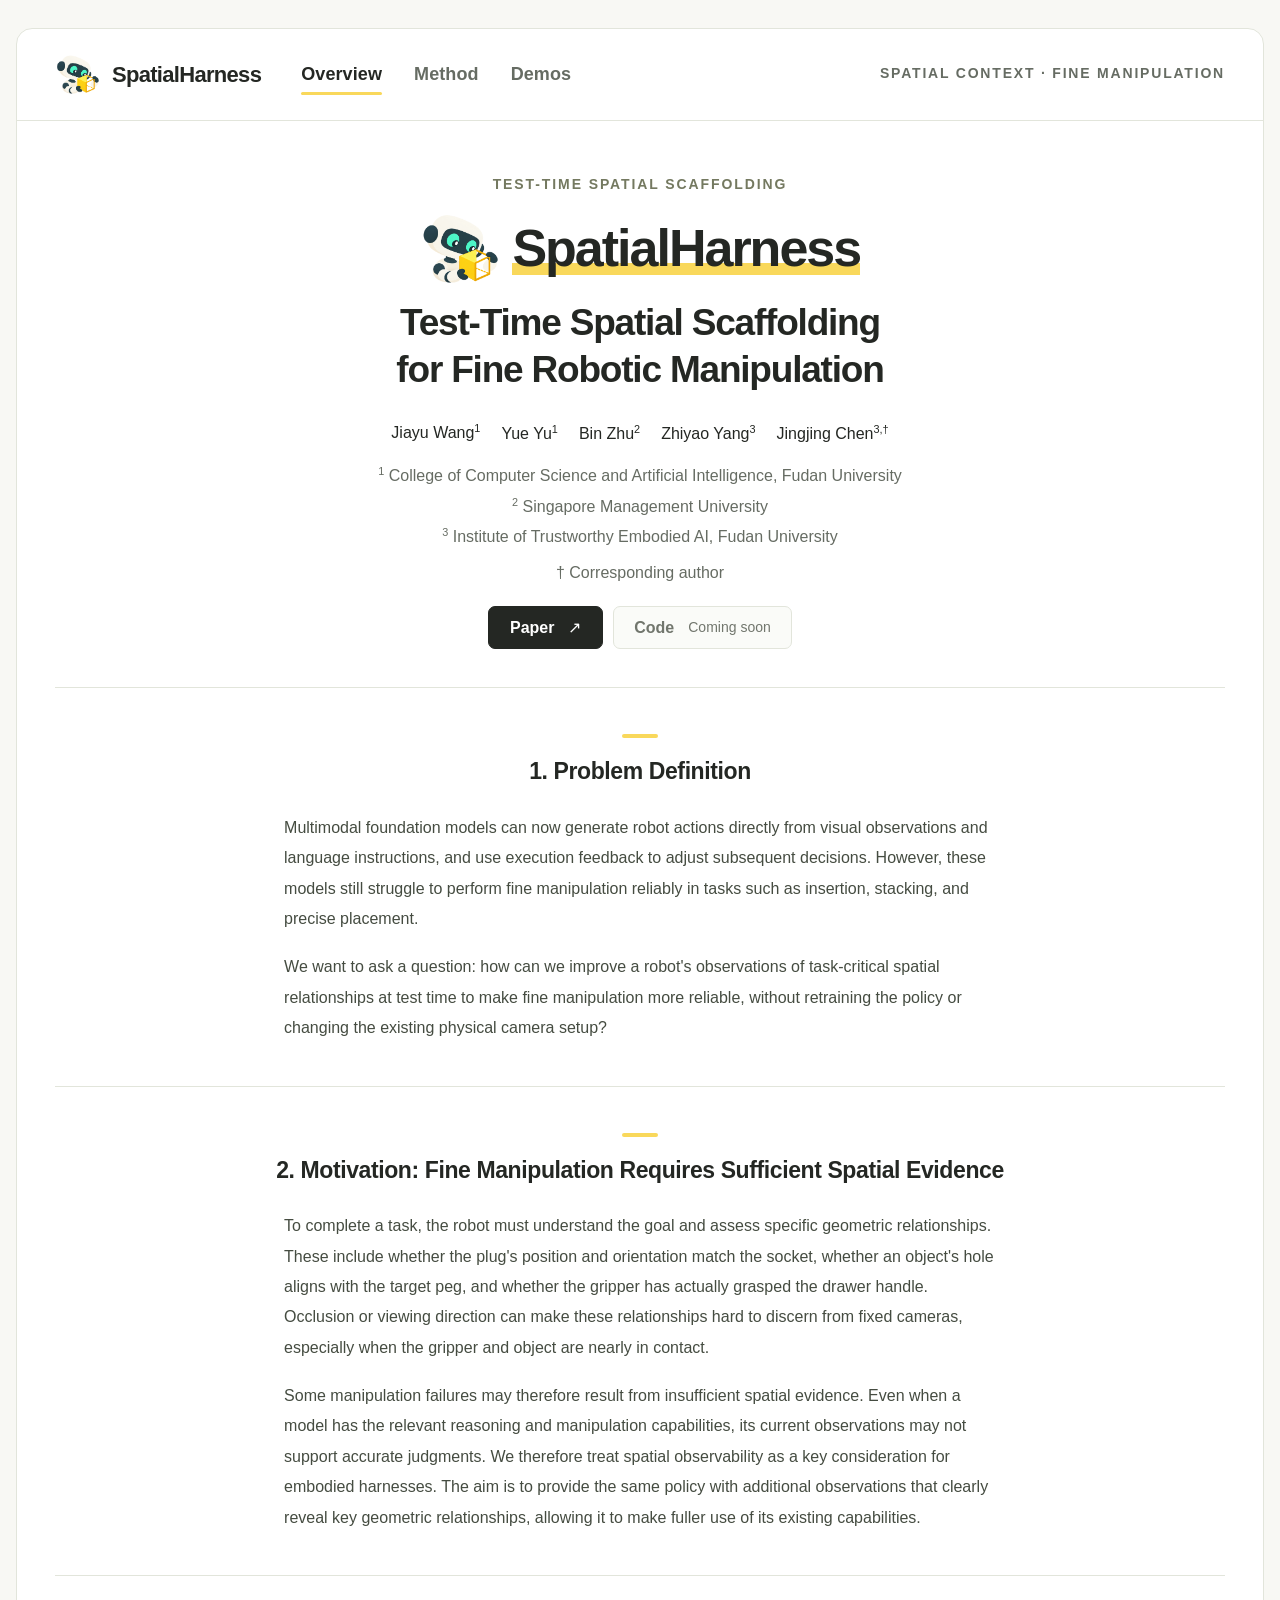
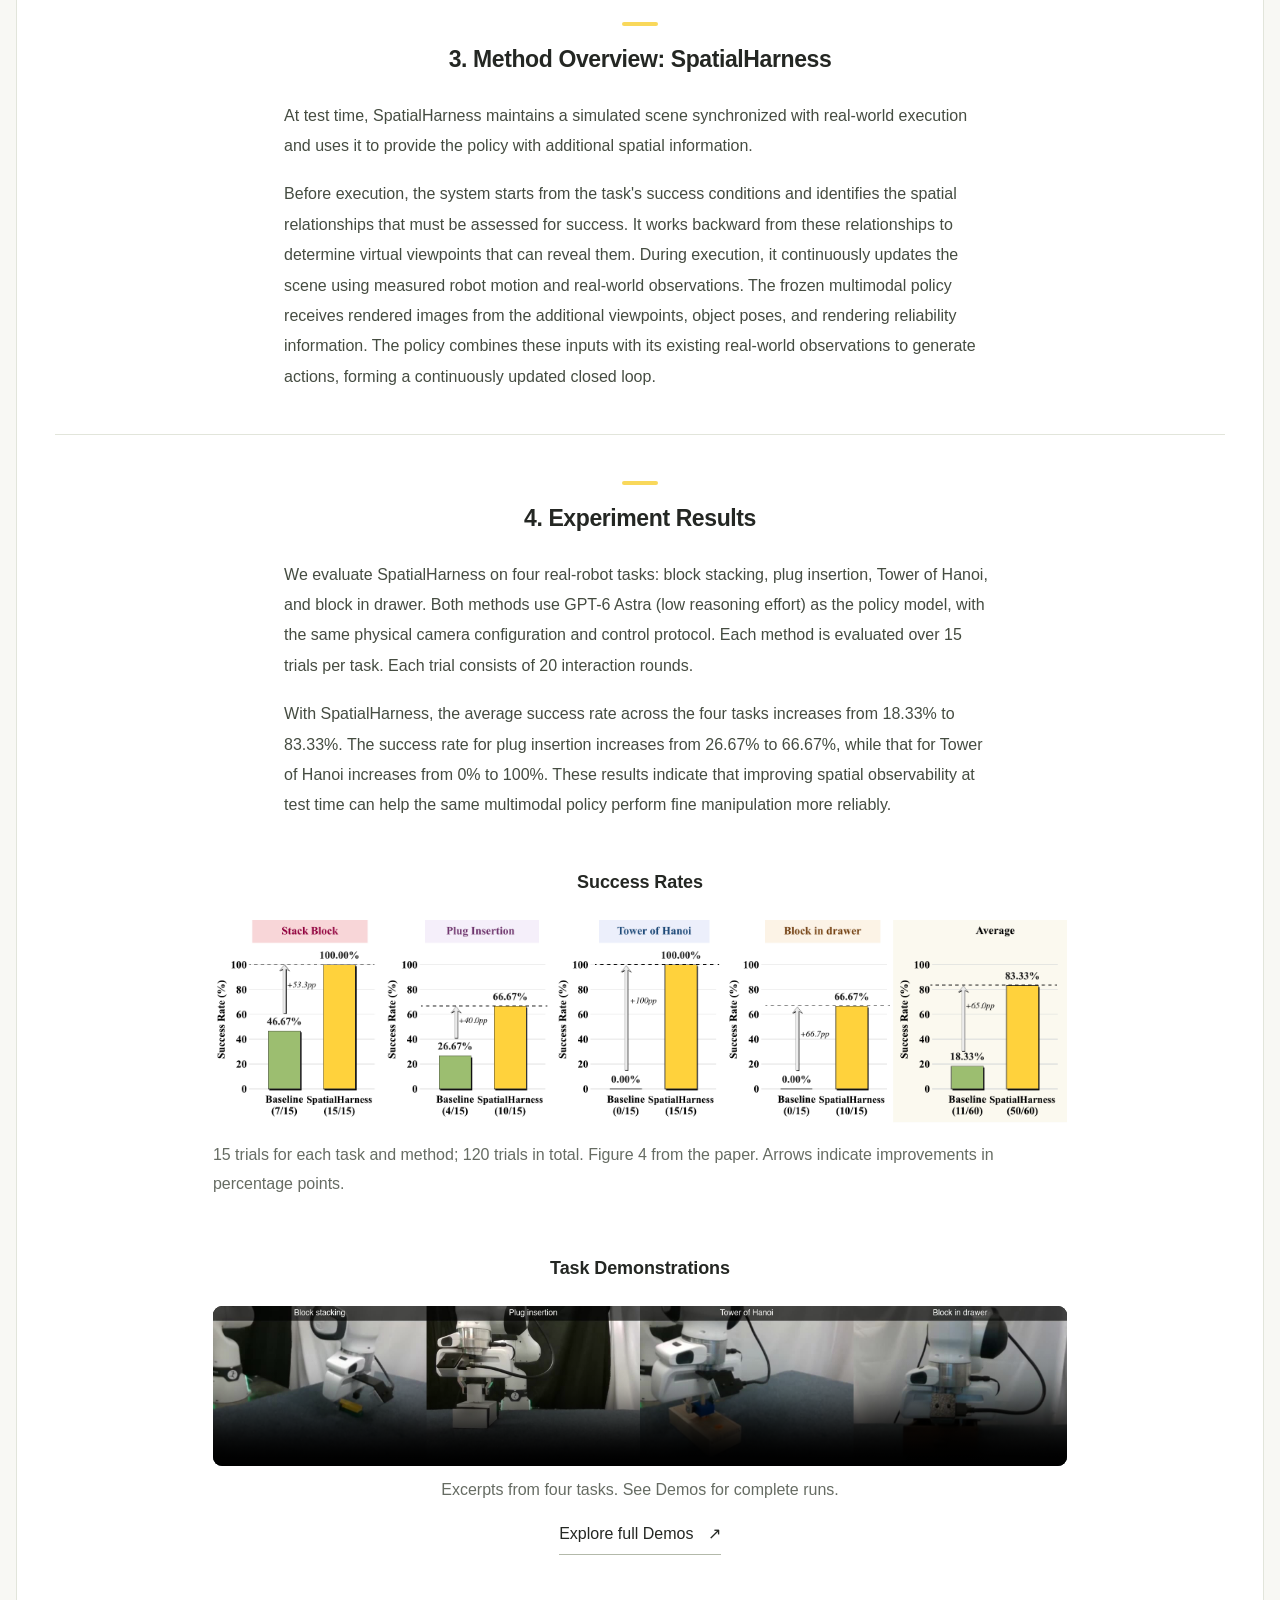
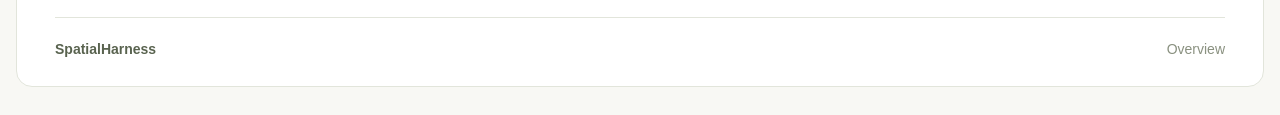
<file: index.html>
<!doctype html>
<html lang="en">
<head>
  <meta charset="utf-8">
  <meta name="viewport" content="width=device-width,initial-scale=1">
  <meta name="description" content="SpatialHarness equips a frozen multimodal robot policy with complementary virtual views and an online synchronized scene for fine manipulation.">
  <meta name="theme-color" content="#f9d85b">
  <title>SpatialHarness · Test-Time Spatial Scaffolding</title>
  <link rel="icon" href="assets/spatialharness-logo.png" type="image/png">
  <link rel="stylesheet" href="styles.css">
  <script defer src="data.js"></script>
  <script defer src="app.js"></script>
</head>
<body>
  <a class="skip-link" href="#main-content">Skip to content</a>
  <div class="site-shell">
    <header class="site-header">
      <div class="brand"><img class="brand-mark" src="assets/spatialharness-logo.png" width="1254" height="1254" alt="" aria-hidden="true" decoding="async"><span>SpatialHarness</span></div>
      <nav class="main-nav" role="tablist" aria-label="Main sections">
        <button id="nav-overview" type="button" role="tab" aria-selected="true" aria-controls="overview" data-main="overview">Overview</button>
        <button id="nav-method" type="button" role="tab" aria-selected="false" aria-controls="method" tabindex="-1" data-main="method">Method</button>
        <button id="nav-demos" type="button" role="tab" aria-selected="false" aria-controls="demos" tabindex="-1" data-main="demos">Demos</button>
      </nav>
      <div class="header-tools"><div class="header-note">SPATIAL CONTEXT · FINE MANIPULATION</div></div>
    </header>
    <main id="main-content" tabindex="-1">
      <section id="overview" role="tabpanel" aria-labelledby="nav-overview">
        <div class="hero">
          <p class="eyebrow">TEST-TIME SPATIAL SCAFFOLDING</p>
          <h1><span class="title-brand"><img class="brand-mark" src="assets/spatialharness-logo.png" width="1254" height="1254" alt="" aria-hidden="true" decoding="async"><span class="title-brand-name">SpatialHarness</span></span><br>Test-Time Spatial Scaffolding<br class="wide-only"> for Fine Robotic Manipulation</h1>
          <p class="authors">Jiayu Wang<sup>1</sup><span>Yue Yu<sup>1</sup></span><span>Bin Zhu<sup>2</sup></span><span>Zhiyao Yang<sup>3</sup></span><span>Jingjing Chen<sup>3,†</sup></span></p>
          <p class="affiliations"><span><sup>1</sup> College of Computer Science and Artificial Intelligence, Fudan University</span><span><sup>2</sup> Singapore Management University</span><span><sup>3</sup> Institute of Trustworthy Embodied AI, Fudan University</span></p>
          <p class="correspondence">† Corresponding author</p>
          <div class="resource-links"><a class="resource primary" href="https://arxiv.org/abs/2610.12457" target="_blank" rel="noopener">Paper <span aria-hidden="true">↗</span></a><span class="resource unavailable" aria-disabled="true" title="Code coming soon">Code <span class="resource-note">Coming soon</span></span></div>
        </div>

        <!-- overview-copy:start -->
        <section class="content-section article-section" aria-labelledby="overview-heading-0">
          <div class="article-row">
            <h2 id="overview-heading-0" data-copy="overview-0-heading">1. Problem Definition</h2>
            <div class="article-copy">
              <p data-copy="overview-0-p0">Multimodal foundation models can now generate robot actions directly from visual observations and language instructions, and use execution feedback to adjust subsequent decisions. However, these models still struggle to perform fine manipulation reliably in tasks such as insertion, stacking, and precise placement.</p>
              <p data-copy="overview-0-p1">We want to ask a question: how can we improve a robot's observations of task-critical spatial relationships at test time to make fine manipulation more reliable, without retraining the policy or changing the existing physical camera setup?</p>
            </div>
          </div>
        </section>

        <section class="content-section article-section" aria-labelledby="overview-heading-1">
          <div class="article-row">
            <h2 id="overview-heading-1" data-copy="overview-1-heading">2. Motivation: Fine Manipulation Requires Sufficient Spatial Evidence</h2>
            <div class="article-copy">
              <p data-copy="overview-1-p0">To complete a task, the robot must understand the goal and assess specific geometric relationships. These include whether the plug's position and orientation match the socket, whether an object's hole aligns with the target peg, and whether the gripper has actually grasped the drawer handle. Occlusion or viewing direction can make these relationships hard to discern from fixed cameras, especially when the gripper and object are nearly in contact.</p>
              <p data-copy="overview-1-p1">Some manipulation failures may therefore result from insufficient spatial evidence. Even when a model has the relevant reasoning and manipulation capabilities, its current observations may not support accurate judgments. We therefore treat spatial observability as a key consideration for embodied harnesses. The aim is to provide the same policy with additional observations that clearly reveal key geometric relationships, allowing it to make fuller use of its existing capabilities.</p>
            </div>
          </div>
        </section>

        <section class="content-section article-section" aria-labelledby="overview-heading-2">
          <div class="article-row">
            <h2 id="overview-heading-2" data-copy="overview-2-heading">3. Method Overview: SpatialHarness</h2>
            <div class="article-copy">
              <p data-copy="overview-2-p0">At test time, SpatialHarness maintains a simulated scene synchronized with real-world execution and uses it to provide the policy with additional spatial information.</p>
              <p data-copy="overview-2-p1">Before execution, the system starts from the task's success conditions and identifies the spatial relationships that must be assessed for success. It works backward from these relationships to determine virtual viewpoints that can reveal them. During execution, it continuously updates the scene using measured robot motion and real-world observations. The frozen multimodal policy receives rendered images from the additional viewpoints, object poses, and rendering reliability information. The policy combines these inputs with its existing real-world observations to generate actions, forming a continuously updated closed loop.</p>
            </div>
          </div>
        </section>

        <section class="content-section article-section" aria-labelledby="overview-heading-3">
          <div class="article-row">
            <h2 id="overview-heading-3" data-copy="overview-3-heading">4. Experiment Results</h2>
            <div class="article-copy">
              <p data-copy="overview-3-p0">We evaluate SpatialHarness on four real-robot tasks: block stacking, plug insertion, Tower of Hanoi, and block in drawer. Both methods use GPT-6 Astra (low reasoning effort) as the policy model, with the same physical camera configuration and control protocol. Each method is evaluated over 15 trials per task. Each trial consists of 20 interaction rounds.</p>
              <p data-copy="overview-3-p1">With SpatialHarness, the average success rate across the four tasks increases from 18.33% to 83.33%. The success rate for plug insertion increases from 26.67% to 66.67%, while that for Tower of Hanoi increases from 0% to 100%. These results indicate that improving spatial observability at test time can help the same multimodal policy perform fine manipulation more reliably.</p>
            </div>
          </div>
          <figure class="paper-figure results-figure" aria-labelledby="results-figure-heading">
          <h3 class="results-media-heading" id="results-figure-heading">Success Rates</h3>
          <a href="assets/figures/main-results.png" target="_blank" rel="noopener" aria-label="Open the full experimental results figure"><img src="assets/figures/main-results.png" width="2200" height="532" alt="15 trials per task and method. Block stacking: 7/15 to 15/15. Plug insertion: 4/15 to 10/15. Tower of Hanoi: 0/15 to 15/15. Block in drawer: 0/15 to 10/15. Overall: 11/60 to 50/60." loading="lazy"></a><figcaption>15 trials for each task and method; 120 trials in total. Figure 4 from the paper. Arrows indicate improvements in percentage points.</figcaption></figure>
          <div class="overview-demo">
          <h3 class="results-media-heading" id="results-video-heading">Task Demonstrations</h3>
          <div class="overview-video-wrap" id="overview-video-wrap"><video controls playsinline muted preload="metadata" src="assets/videos/overview.mp4" poster="assets/posters/overview.jpg" aria-label="Block stacking, plug insertion, Tower of Hanoi, and block in drawer"></video></div>
          <p class="overview-caption">Excerpts from four tasks. See Demos for complete runs.</p>
          <button type="button" class="text-link" data-go-demos>Explore full Demos <span aria-hidden="true">↗</span></button>
          </div>
        </section>
        <!-- overview-copy:end -->
      </section>

      <section id="method" role="tabpanel" aria-labelledby="nav-method" hidden>
        <header class="page-heading"><p class="eyebrow">SPATIALHARNESS</p><h1>Method</h1></header>
        <!-- method-copy:start -->
        <section class="content-section article-section method-framework" aria-labelledby="method-heading-0">
          <div class="article-row">
            <h2 id="method-heading-0" data-copy="method-0-heading">1. Overall Workflow</h2>
            <div class="article-copy">
              <p data-copy="method-0-p0">SpatialHarness provides a frozen multimodal policy with spatial context corresponding to the current execution state: complementary virtual views, object poses, and rendering reliability information. At each decision step, the policy combines this context with task instructions, real camera observations, robot state, and execution feedback to generate robot actions through tool calls.</p>
              <p data-copy="method-0-p1">For environment modeling and configuration, the multimodal model builds simulation assets and environments, reasons about spatial constraints, generates programs to check them, and configures virtual viewpoints. As the manipulation policy, the same model generates robot actions. The harness executes these programs, advances the physics simulation, synchronizes the scene using real-world observations, and renders the additional views needed at the next step.</p>
            </div>
          </div>
          <figure class="paper-figure framework-figure"><a href="assets/figures/framework_update.png" target="_blank" rel="noopener" aria-label="Open the full framework figure"><img src="assets/figures/framework_update.png" width="3547" height="2528" alt="SpatialHarness framework: measured robot motion advances the simulation; Static, Held, and Transition states guide updates; complementary virtual views are then rendered. The lower panel shows synchronized real, side, and top views during the Tower of Hanoi task."></a><figcaption>Figure 2 from the paper. Measured robot motion advances the simulation. Interaction-aware correction keeps the scene aligned with real execution before rendering the fixed complementary views.</figcaption></figure>
        </section>
        <section class="content-section article-section" aria-labelledby="method-heading-1">
          <div class="article-row">
            <h2 id="method-heading-1" data-copy="method-1-heading">2. Interaction-Aware Scene Synchronization</h2>
            <div class="article-copy">
              <p data-copy="method-1-p0">The usefulness of complementary virtual views depends on how accurately the simulated scene reflects the real environment. When the scene evolves through physics simulation alone, errors in physical parameters and contact modeling gradually introduce discrepancies, particularly during grasping and release. SpatialHarness therefore combines physics-based prediction with two forms of correction. Visual correction uses real images and depth to assess whether the scene matches the real environment. Programmatic correction uses spatial constraints generated by the model to check or adjust candidate states.</p>
            </div>
          </div>
          <section class="article-subsection" aria-labelledby="method-heading-2">
          <div class="article-row">
            <h3 id="method-heading-2" data-copy="method-2-heading">2.1 Asset and Initial State Setup</h3>
            <div class="article-copy">
              <p data-copy="method-2-p0">The system first builds CAD models from photographs taken from multiple viewpoints and annotated object dimensions. It renders candidate poses from the real camera's viewing direction and compares their contours and depth with real-world observations, retaining candidates that visually match.</p>
              <p data-copy="method-2-p1">Matching the overall appearance can still mask local geometric errors. The model derives further spatial constraints from object structure and reference geometry in the scene. For example, the pegs in Tower of Hanoi should be above the support plane. The model generates programs to check, make limited adjustments to, or reject candidate poses. Only candidates that pass both spatial constraint checks and visual validation are accepted. Finally, the system completes scene initialization by aligning the simulated robot's pose and gripper width with the measured state.</p>
            </div>
          </div>
          </section>
          <section class="article-subsection" aria-labelledby="method-heading-3">
          <div class="article-row">
            <h3 id="method-heading-3" data-copy="method-3-heading">2.2 Scene State Updates</h3>
            <div class="article-copy">
              <p data-copy="method-3-p0">During execution, the system distinguishes three interaction modes based on the relationship between an object and the gripper: static, continuously held, and transitioning during grasp or release.</p>
              <p class="interaction-mode mode-static" data-copy="method-3-p1"><strong>Static.</strong> Aligned poses are retained for fixed objects. For objects that can move but are currently stationary, the system applies visual correction using new observations. It then confirms the updated state through spatial constraint checks and visual validation.</p>
              <p class="interaction-mode mode-held" data-copy="method-3-p2"><strong>Held.</strong> The system starts from the scene aligned at the previous step. It uses measured joint and gripper motion in the physics simulation to predict the current pose of the held object. It then checks visual agreement and the geometric relationship between the object and gripper. If either check fails, the system corrects the pose using observations from the wrist camera.</p>
              <p class="interaction-mode mode-transition" data-copy="method-3-p3"><strong>Transition.</strong> Small errors in position or orientation before contact can lead to different grasping or release outcomes in simulation. The system therefore starts from the simulation state saved at the pre-interaction checkpoint and constructs multiple pre-interaction pose hypotheses. For each candidate, it performs hypothesis replay using the same segment of measured robot motion to obtain a candidate current state. Candidate selection proceeds in two stages. First, interaction consistency filtering uses visible changes in the real interaction to reject branches with inconsistent grasp or release outcomes. It then uses contour matching to compare renderings of the remaining branches across the entire interaction with real wrist-camera observations and selects the closest match. The system accepts the selected branch's full current simulation state. This allows subsequent simulation and virtual views to keep updating from a state consistent with the real interaction.</p>
              <p class="rendering-note" data-copy="method-3-p4">During execution, the system marks the current rendering as unreliable if it does not match real-world observations closely enough, for example when contour consistency is low. It sends a corresponding signal to the policy model, indicating that information from rendered views should be used with caution. If the rendered content disagrees with real-world observations, the policy model should rely on the real-world observations.</p>
            </div>
          </div>
          </section>
        </section>
        <section class="content-section article-section" aria-labelledby="method-heading-4">
          <div class="article-row">
            <h2 id="method-heading-4" data-copy="method-4-heading">3. Task-Oriented View Selection</h2>
            <div class="article-copy">
              <p data-copy="method-4-p0">Virtual viewpoints are selected before task execution. The model first identifies success conditions from the task instructions. It then combines these conditions with the objects' 3D structure to infer spatial relationships required for success. These may involve relative object positions and orientations, or how local features such as holes, pegs, and plugs fit together. For tasks that mainly involve relationships between whole objects, the system selects two global viewpoints. For tasks that require observing how local features fit together, it selects one local viewpoint and one global viewpoint. The local view shows detailed geometric relationships, while the global view shows the overall scene.</p>
              <p data-copy="method-4-p1">After the system renders candidate views, the model checks whether the relevant objects or parts are visible together and whether key relationships are easy to assess. It also checks whether these viewpoints reveal details that are difficult to discern in the real camera views. When needed, the model iteratively adjusts camera positions, orientations, and framing in simulation. It can also simulate relevant object motions to check visibility during critical stages of the operation. The selected virtual viewpoints remain fixed throughout execution, while their rendered content is continuously updated as the scene is synchronized. This provides the policy with spatial information corresponding to the current manipulation state.</p>
            </div>
          </div>
          <!-- View selection figure: awaiting the author's supplied crop of Figure 1. -->
        </section>
        <!-- method-copy:end -->
      </section>

      <section id="demos" role="tabpanel" aria-labelledby="nav-demos" hidden>
        <div class="demos-heading"><div><p class="eyebrow">REAL-ROBOT RUNS</p><h1>Demos</h1></div><span class="speed-note"><span aria-hidden="true">▶</span> 8× speed</span></div>
        <div class="method-nav" role="tablist" aria-label="Methods"><button type="button" id="select-baseline" role="tab" aria-selected="false" aria-controls="method-content" tabindex="-1" data-policy="baseline">Baseline</button><button type="button" id="select-ours" role="tab" aria-selected="true" aria-controls="method-content" data-policy="ours">SpatialHarness</button></div>
        <section id="method-content" role="tabpanel" aria-labelledby="select-ours">
          <section class="settings" aria-label="Experimental settings for the current task and method"><div class="settings-title"><b>Method settings</b></div><dl class="settings-grid"><div><dt>Execution model</dt><dd data-setting-model></dd></div><div><dt>Observation input</dt><dd data-setting-input></dd></div><div><dt>Success rate</dt><dd data-setting-rate></dd></div><div><dt>Executable steps</dt><dd data-setting-steps></dd></div></dl></section>
          <div class="explorer">
            <aside class="sidebar" aria-label="Task sidebar"><p class="sidebar-title">TASKS <span>04</span></p><div class="task-nav" role="tablist" aria-label="Tasks" aria-orientation="vertical"><button type="button" id="task-stack" role="tab" aria-selected="true" aria-controls="task-content" data-task="stack"><span>01</span>Block stacking</button><button type="button" id="task-plug" role="tab" aria-selected="false" aria-controls="task-content" tabindex="-1" data-task="plug"><span>02</span>Plug insertion</button><button type="button" id="task-hanoi" role="tab" aria-selected="false" aria-controls="task-content" tabindex="-1" data-task="hanoi"><span>03</span>Tower of Hanoi</button><button type="button" id="task-drawer" role="tab" aria-selected="false" aria-controls="task-content" tabindex="-1" data-task="drawer"><span>04</span>Block in drawer</button></div></aside>
            <section id="task-content" role="tabpanel" aria-labelledby="task-stack"><div class="task-heading"><h2 data-task-name></h2><span data-run-count>6 SELECTED RUNS</span></div><p class="criterion" data-criterion></p><div class="gallery" aria-label="Selected runs for the current task and method"></div><p class="gallery-note" data-gallery-note>Success rates use all 15 trials in each group. The 6 displayed runs use the nearest achievable success/failure ratio, retaining their original outcome labels.</p></section>
          </div>
        </section>
      </section>
    </main>
    <footer><span>SpatialHarness</span><span data-footer-page>Overview</span></footer>
    <div class="sr-only" role="status" aria-live="polite" aria-atomic="true" data-status></div>
  </div>
  <noscript><p class="noscript">Enable JavaScript to switch sections, tasks, and methods.</p></noscript>
</body>
</html>
</file>
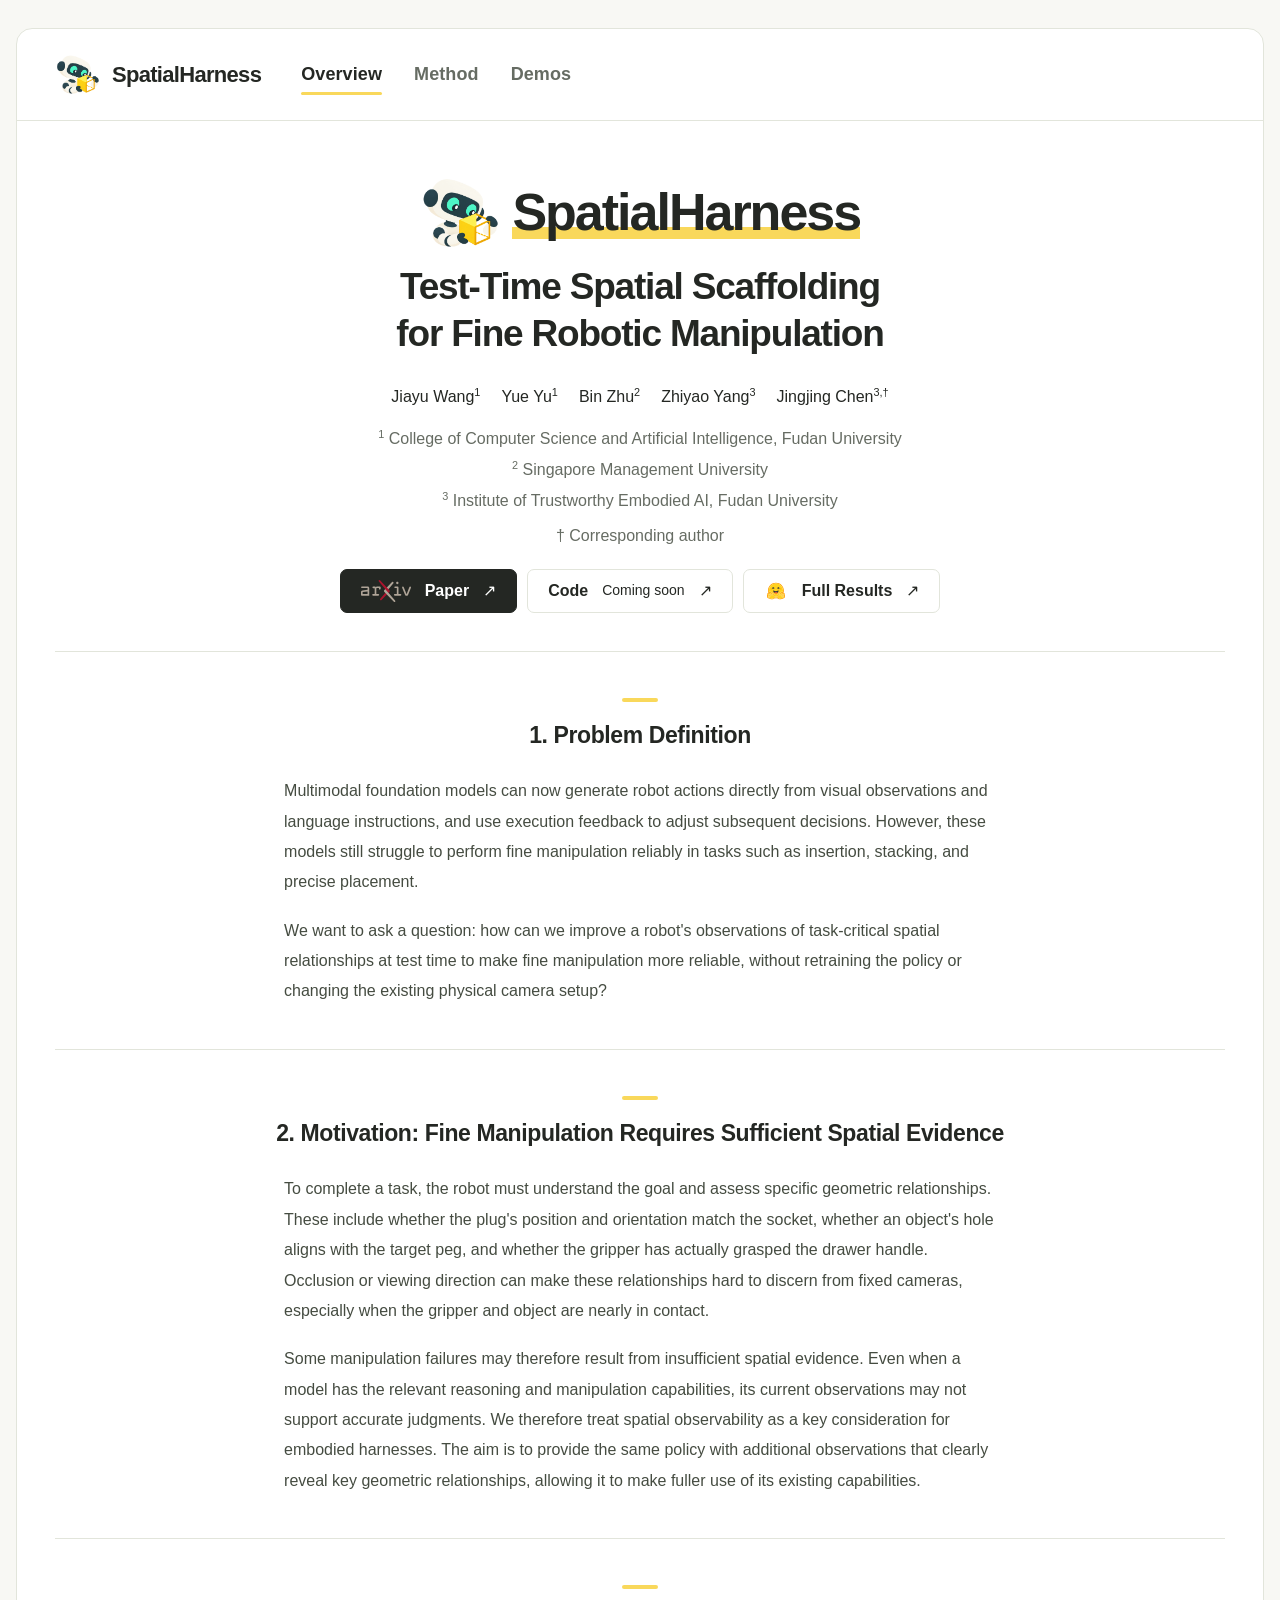
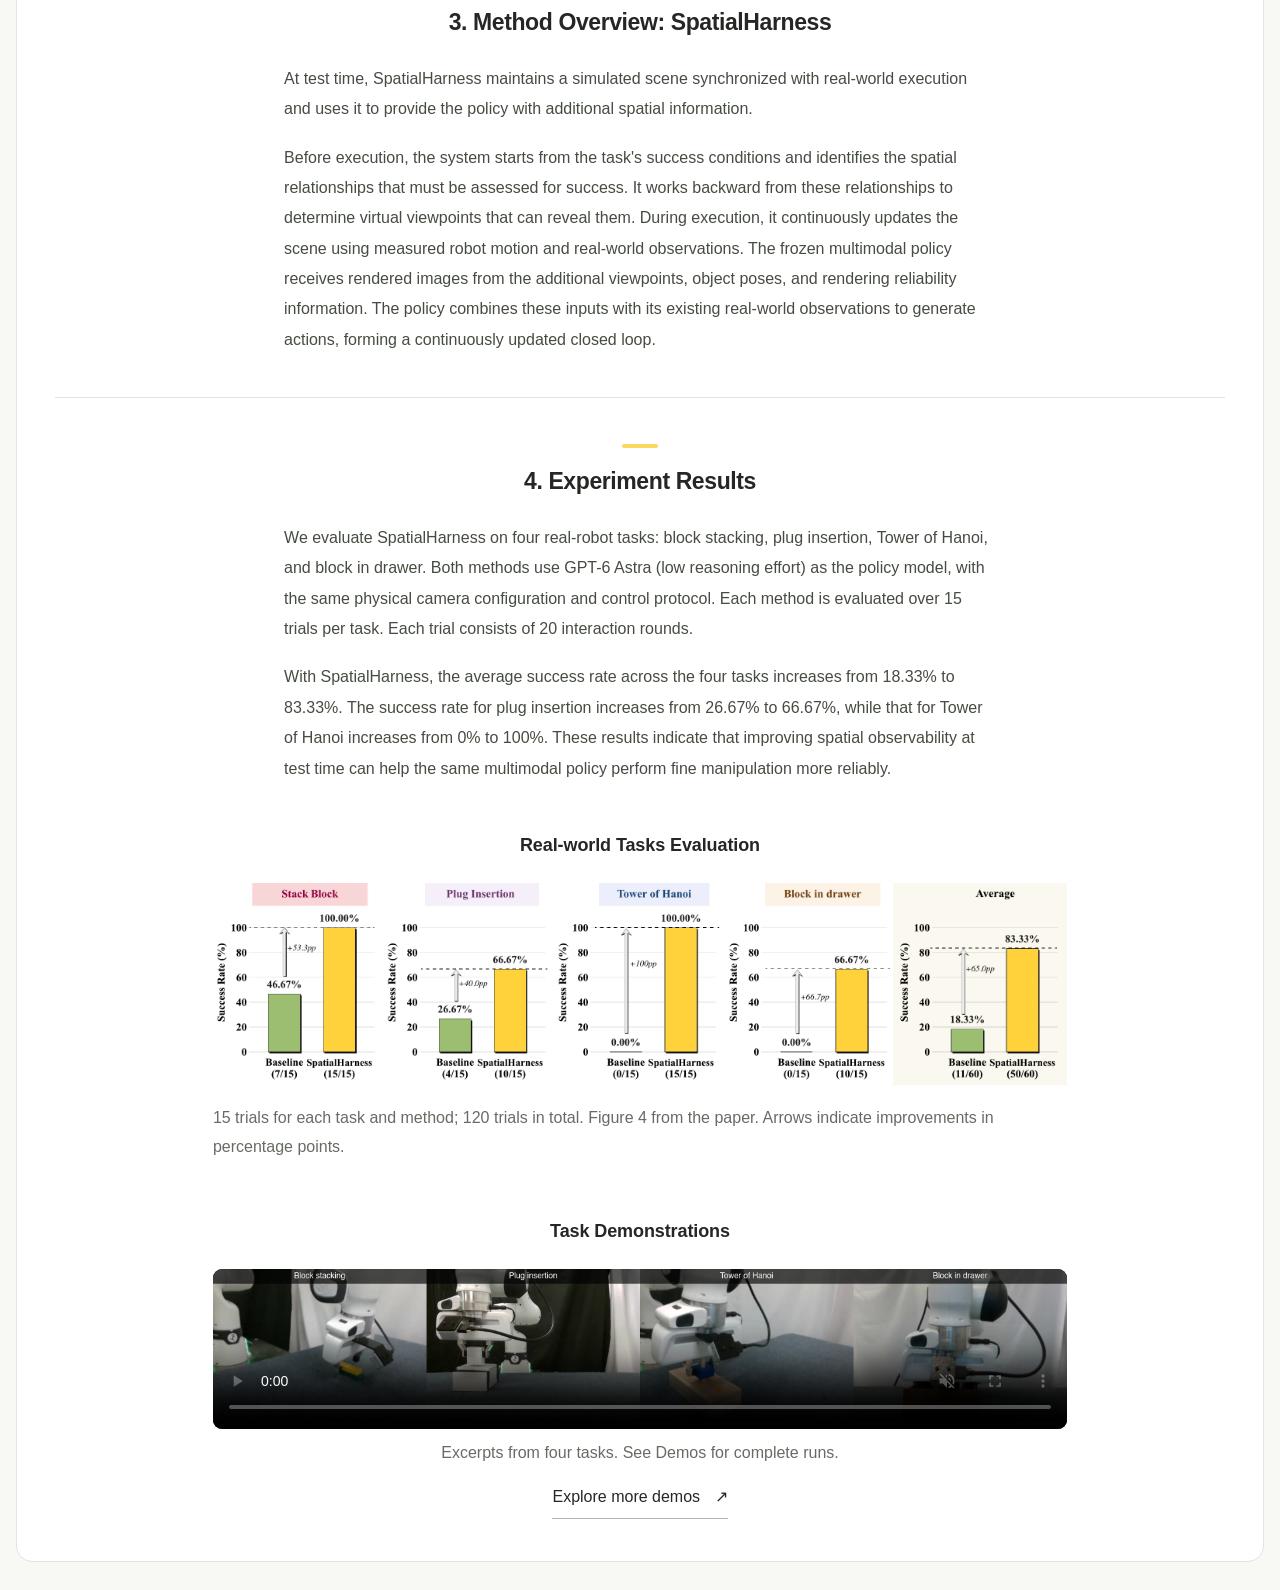
<file: docs/index.html>
<!doctype html>
<html lang="en">
<head>
  <meta charset="utf-8">
  <meta name="viewport" content="width=device-width,initial-scale=1">
  <meta name="description" content="SpatialHarness equips a frozen multimodal robot policy with complementary virtual views and an online synchronized scene for fine manipulation.">
  <meta name="theme-color" content="#f9d85b">
  <title>SpatialHarness · Test-Time Spatial Scaffolding</title>
  <link rel="icon" href="assets/spatialharness-logo.png" type="image/png">
  <link rel="stylesheet" href="styles.css?v=70874e660526">
  <script defer src="data.js?v=8b101c16ce53"></script>
  <script defer src="app.js?v=fb02defa3915"></script>
</head>
<body>
  <a class="skip-link" href="#main-content">Skip to content</a>
  <div class="site-shell">
    <header class="site-header">
      <div class="brand"><img class="brand-mark" src="assets/spatialharness-logo.png" width="1254" height="1254" alt="" aria-hidden="true" decoding="async"><span>SpatialHarness</span></div>
      <nav class="main-nav" role="tablist" aria-label="Main sections">
        <button id="nav-overview" type="button" role="tab" aria-selected="true" aria-controls="overview" data-main="overview">Overview</button>
        <button id="nav-method" type="button" role="tab" aria-selected="false" aria-controls="method" tabindex="-1" data-main="method">Method</button>
        <button id="nav-demos" type="button" role="tab" aria-selected="false" aria-controls="demos" tabindex="-1" data-main="demos">Demos</button>
      </nav>
    </header>
    <main id="main-content" tabindex="-1">
      <section id="overview" role="tabpanel" aria-labelledby="nav-overview">
        <div class="hero">
          <h1><span class="title-brand"><img class="brand-mark" src="assets/spatialharness-logo.png" width="1254" height="1254" alt="" aria-hidden="true" decoding="async"><span class="title-brand-name">SpatialHarness</span></span><br>Test-Time Spatial Scaffolding<br class="wide-only"> for Fine Robotic Manipulation</h1>
          <p class="authors"><a href="https://github.com/emilia113" target="_blank" rel="noopener">Jiayu Wang</a><sup>1</sup><span><a href="https://github.com/Yue-105" target="_blank" rel="noopener">Yue Yu</a><sup>1</sup></span><span><a href="https://binzhubz.github.io/" target="_blank" rel="noopener">Bin Zhu</a><sup>2</sup></span><span><a href="https://github.com/zhiyaoy" target="_blank" rel="noopener">Zhiyao Yang</a><sup>3</sup></span><span><a href="https://jingjing1.github.io/" target="_blank" rel="noopener">Jingjing Chen</a><sup>3,†</sup></span></p>
          <p class="affiliations"><span><sup>1</sup> College of Computer Science and Artificial Intelligence, Fudan University</span><span><sup>2</sup> Singapore Management University</span><span><sup>3</sup> Institute of Trustworthy Embodied AI, Fudan University</span></p>
          <p class="correspondence">† Corresponding author</p>
          <div class="resource-links">
            <a class="resource primary" href="https://arxiv.org/abs/2610.12457" target="_blank" rel="noopener"><img class="resource-icon resource-icon-arxiv" src="assets/icons/arxiv.svg" width="50" height="23" alt="" aria-hidden="true">Paper <span aria-hidden="true">↗</span></a>
            <a class="resource" data-code-link href="https://github.com/emilia113/SpatialHarness" target="_blank" rel="noopener" title="Code coming soon">Code <span class="resource-note">Coming soon</span><span aria-hidden="true">↗</span></a>
            <a class="resource" href="https://huggingface.co/datasets/yzy05/SpatialHarness" target="_blank" rel="noopener"><img class="resource-icon" src="assets/icons/huggingface.svg" width="24" height="24" alt="" aria-hidden="true">Full Results <span aria-hidden="true">↗</span></a>
          </div>
        </div>

        <!-- overview-copy:start -->
        <section class="content-section article-section" aria-labelledby="overview-heading-0">
          <div class="article-row">
            <h2 id="overview-heading-0" data-copy="overview-0-heading">1. Problem Definition</h2>
            <div class="article-copy">
              <p data-copy="overview-0-p0">Multimodal foundation models can now generate robot actions directly from visual observations and language instructions, and use execution feedback to adjust subsequent decisions. However, these models still struggle to perform fine manipulation reliably in tasks such as insertion, stacking, and precise placement.</p>
              <p data-copy="overview-0-p1">We want to ask a question: how can we improve a robot's observations of task-critical spatial relationships at test time to make fine manipulation more reliable, without retraining the policy or changing the existing physical camera setup?</p>
            </div>
          </div>
        </section>

        <section class="content-section article-section" aria-labelledby="overview-heading-1">
          <div class="article-row">
            <h2 id="overview-heading-1" data-copy="overview-1-heading">2. Motivation: Fine Manipulation Requires Sufficient Spatial Evidence</h2>
            <div class="article-copy">
              <p data-copy="overview-1-p0">To complete a task, the robot must understand the goal and assess specific geometric relationships. These include whether the plug's position and orientation match the socket, whether an object's hole aligns with the target peg, and whether the gripper has actually grasped the drawer handle. Occlusion or viewing direction can make these relationships hard to discern from fixed cameras, especially when the gripper and object are nearly in contact.</p>
              <p data-copy="overview-1-p1">Some manipulation failures may therefore result from insufficient spatial evidence. Even when a model has the relevant reasoning and manipulation capabilities, its current observations may not support accurate judgments. We therefore treat spatial observability as a key consideration for embodied harnesses. The aim is to provide the same policy with additional observations that clearly reveal key geometric relationships, allowing it to make fuller use of its existing capabilities.</p>
            </div>
          </div>
        </section>

        <section class="content-section article-section" aria-labelledby="overview-heading-2">
          <div class="article-row">
            <h2 id="overview-heading-2" data-copy="overview-2-heading">3. Method Overview: SpatialHarness</h2>
            <div class="article-copy">
              <p data-copy="overview-2-p0">At test time, SpatialHarness maintains a simulated scene synchronized with real-world execution and uses it to provide the policy with additional spatial information.</p>
              <p data-copy="overview-2-p1">Before execution, the system starts from the task's success conditions and identifies the spatial relationships that must be assessed for success. It works backward from these relationships to determine virtual viewpoints that can reveal them. During execution, it continuously updates the scene using measured robot motion and real-world observations. The frozen multimodal policy receives rendered images from the additional viewpoints, object poses, and rendering reliability information. The policy combines these inputs with its existing real-world observations to generate actions, forming a continuously updated closed loop.</p>
            </div>
          </div>
        </section>

        <section class="content-section article-section" aria-labelledby="overview-heading-3">
          <div class="article-row">
            <h2 id="overview-heading-3" data-copy="overview-3-heading">4. Experiment Results</h2>
            <div class="article-copy">
              <p data-copy="overview-3-p0">We evaluate SpatialHarness on four real-robot tasks: block stacking, plug insertion, Tower of Hanoi, and block in drawer. Both methods use GPT-6 Astra (low reasoning effort) as the policy model, with the same physical camera configuration and control protocol. Each method is evaluated over 15 trials per task. Each trial consists of 20 interaction rounds.</p>
              <p data-copy="overview-3-p1">With SpatialHarness, the average success rate across the four tasks increases from 18.33% to 83.33%. The success rate for plug insertion increases from 26.67% to 66.67%, while that for Tower of Hanoi increases from 0% to 100%. These results indicate that improving spatial observability at test time can help the same multimodal policy perform fine manipulation more reliably.</p>
            </div>
          </div>
          <figure class="paper-figure results-figure" aria-labelledby="results-figure-heading">
          <h3 class="results-media-heading" id="results-figure-heading">Real-world Tasks Evaluation</h3>
          <a href="assets/figures/main-results.png" target="_blank" rel="noopener" aria-label="Open the full experimental results figure"><img src="assets/figures/main-results.png" width="2200" height="532" alt="15 trials per task and method. Block stacking: 7/15 to 15/15. Plug insertion: 4/15 to 10/15. Tower of Hanoi: 0/15 to 15/15. Block in drawer: 0/15 to 10/15. Overall: 11/60 to 50/60." loading="lazy"></a><figcaption>15 trials for each task and method; 120 trials in total. Figure 4 from the paper. Arrows indicate improvements in percentage points.</figcaption></figure>
          <div class="overview-demo">
          <h3 class="results-media-heading" id="results-video-heading">Task Demonstrations</h3>
          <div class="overview-video-wrap" id="overview-video-wrap"><video controls playsinline muted preload="metadata" src="assets/videos/overview.mp4" poster="assets/posters/overview.jpg" aria-label="Block stacking, plug insertion, Tower of Hanoi, and block in drawer"></video></div>
          <p class="overview-caption">Excerpts from four tasks. See Demos for complete runs.</p>
          <button type="button" class="text-link" data-go-demos>Explore more demos <span aria-hidden="true">↗</span></button>
          </div>
        </section>
        <!-- overview-copy:end -->
      </section>

      <section id="method" role="tabpanel" aria-labelledby="nav-method" hidden>
        <header class="page-heading"><p class="eyebrow">SPATIALHARNESS</p><h1>Method</h1></header>
        <!-- method-copy:start -->
        <section class="content-section article-section method-framework" aria-labelledby="method-heading-0">
          <div class="article-row">
            <h2 id="method-heading-0" data-copy="method-0-heading">1. Overall Workflow</h2>
            <div class="article-copy">
              <p data-copy="method-0-p0">SpatialHarness provides a frozen multimodal policy with spatial context corresponding to the current execution state: complementary virtual views, object poses, and rendering reliability information. At each decision step, the policy combines this context with task instructions, real camera observations, robot state, and execution feedback to generate robot actions through tool calls.</p>
              <p data-copy="method-0-p1">For environment modeling and configuration, the multimodal model builds simulation assets and environments, reasons about spatial constraints, generates programs to check them, and configures virtual viewpoints. As the manipulation policy, the same model generates robot actions. The harness executes these programs, advances the physics simulation, synchronizes the scene using real-world observations, and renders the additional views needed at the next step.</p>
            </div>
          </div>
          <figure class="paper-figure framework-figure"><a href="assets/figures/framework_update.png" target="_blank" rel="noopener" aria-label="Open the full framework figure"><img src="assets/figures/framework_update.png" width="3547" height="2528" alt="SpatialHarness framework: measured robot motion advances the simulation; Static, Held, and Transition states guide updates; complementary virtual views are then rendered. The lower panel shows synchronized real, side, and top views during the Tower of Hanoi task."></a><figcaption>Figure 2 from the paper. Measured robot motion advances the simulation. Interaction-aware correction keeps the scene aligned with real execution before rendering the fixed complementary views.</figcaption></figure>
        </section>
        <section class="content-section article-section" aria-labelledby="method-heading-1">
          <div class="article-row">
            <h2 id="method-heading-1" data-copy="method-1-heading">2. Interaction-Aware Scene Synchronization</h2>
            <div class="article-copy">
              <p data-copy="method-1-p0">The usefulness of complementary virtual views depends on how accurately the simulated scene reflects the real environment. When the scene evolves through physics simulation alone, errors in physical parameters and contact modeling gradually introduce discrepancies, particularly during grasping and release. SpatialHarness therefore combines physics-based prediction with two forms of correction. Visual correction uses real images and depth to assess whether the scene matches the real environment. Programmatic correction uses spatial constraints generated by the model to check or adjust candidate states.</p>
            </div>
          </div>
          <section class="article-subsection" aria-labelledby="method-heading-2">
          <div class="article-row">
            <h3 id="method-heading-2" data-copy="method-2-heading">2.1 Asset and Initial State Setup</h3>
            <div class="article-copy">
              <p data-copy="method-2-p0">The system first builds CAD models from photographs taken from multiple viewpoints and annotated object dimensions. It renders candidate poses from the real camera's viewing direction and compares their contours and depth with real-world observations, retaining candidates that visually match.</p>
              <p data-copy="method-2-p1">Matching the overall appearance can still mask local geometric errors. The model derives further spatial constraints from object structure and reference geometry in the scene. For example, the pegs in Tower of Hanoi should be above the support plane. The model generates programs to check, make limited adjustments to, or reject candidate poses. Only candidates that pass both spatial constraint checks and visual validation are accepted. Finally, the system completes scene initialization by aligning the simulated robot's pose and gripper width with the measured state.</p>
            </div>
          </div>
          </section>
          <section class="article-subsection" aria-labelledby="method-heading-3">
          <div class="article-row">
            <h3 id="method-heading-3" data-copy="method-3-heading">2.2 Scene State Updates</h3>
            <div class="article-copy">
              <p data-copy="method-3-p0">During execution, the system distinguishes three interaction modes based on the relationship between an object and the gripper: static, continuously held, and transitioning during grasp or release.</p>
              <p class="interaction-mode mode-static" data-copy="method-3-p1"><strong>Static.</strong> Aligned poses are retained for fixed objects. For objects that can move but are currently stationary, the system applies visual correction using new observations. It then confirms the updated state through spatial constraint checks and visual validation.</p>
              <p class="interaction-mode mode-held" data-copy="method-3-p2"><strong>Held.</strong> The system starts from the scene aligned at the previous step. It uses measured joint and gripper motion in the physics simulation to predict the current pose of the held object. It then checks visual agreement and the geometric relationship between the object and gripper. If either check fails, the system corrects the pose using observations from the wrist camera.</p>
              <p class="interaction-mode mode-transition" data-copy="method-3-p3"><strong>Transition.</strong> Small errors in position or orientation before contact can lead to different grasping or release outcomes in simulation. The system therefore starts from the simulation state saved at the pre-interaction checkpoint and constructs multiple pre-interaction pose hypotheses. For each candidate, it performs hypothesis replay using the same segment of measured robot motion to obtain a candidate current state. Candidate selection proceeds in two stages. First, interaction consistency filtering uses visible changes in the real interaction to reject branches with inconsistent grasp or release outcomes. It then uses contour matching to compare renderings of the remaining branches across the entire interaction with real wrist-camera observations and selects the closest match. The system accepts the selected branch's full current simulation state. This allows subsequent simulation and virtual views to keep updating from a state consistent with the real interaction.</p>
              <p class="rendering-note" data-copy="method-3-p4">During execution, the system marks the current rendering as unreliable if it does not match real-world observations closely enough, for example when contour consistency is low. It sends a corresponding signal to the policy model, indicating that information from rendered views should be used with caution. If the rendered content disagrees with real-world observations, the policy model should rely on the real-world observations.</p>
            </div>
          </div>
          </section>
        </section>
        <section class="content-section article-section" aria-labelledby="method-heading-4">
          <div class="article-row">
            <h2 id="method-heading-4" data-copy="method-4-heading">3. Task-Oriented View Selection</h2>
            <div class="article-copy">
              <p data-copy="method-4-p0">Virtual viewpoints are selected before task execution. The model first identifies success conditions from the task instructions. It then combines these conditions with the objects' 3D structure to infer spatial relationships required for success. These may involve relative object positions and orientations, or how local features such as holes, pegs, and plugs fit together. For tasks that mainly involve relationships between whole objects, the system selects two global viewpoints. For tasks that require observing how local features fit together, it selects one local viewpoint and one global viewpoint. The local view shows detailed geometric relationships, while the global view shows the overall scene.</p>
              <p data-copy="method-4-p1">After the system renders candidate views, the model checks whether the relevant objects or parts are visible together and whether key relationships are easy to assess. It also checks whether these viewpoints reveal details that are difficult to discern in the real camera views. When needed, the model iteratively adjusts camera positions, orientations, and framing in simulation. It can also simulate relevant object motions to check visibility during critical stages of the operation. The selected virtual viewpoints remain fixed throughout execution, while their rendered content is continuously updated as the scene is synchronized. This provides the policy with spatial information corresponding to the current manipulation state.</p>
            </div>
          </div>
          <!-- View selection figure: awaiting the author's supplied crop of Figure 1. -->
        </section>
        <!-- method-copy:end -->
      </section>

      <section id="demos" role="tabpanel" aria-labelledby="nav-demos" hidden>
        <div class="demos-heading"><div><p class="eyebrow">REAL-ROBOT RUNS</p><h1>Demos</h1></div></div>
        <div class="method-nav" role="tablist" aria-label="Methods"><button type="button" id="select-baseline" role="tab" aria-selected="false" aria-controls="method-content" tabindex="-1" data-policy="baseline">Baseline</button><button type="button" id="select-ours" role="tab" aria-selected="true" aria-controls="method-content" data-policy="ours">SpatialHarness</button></div>
        <section id="method-content" role="tabpanel" aria-labelledby="select-ours">
          <section class="settings" aria-label="Experimental settings for the current task and method"><div class="settings-title"><b>Method settings</b></div><dl class="settings-grid"><div><dt>Execution model</dt><dd data-setting-model></dd></div><div><dt>Observation input</dt><dd data-setting-input></dd></div><div><dt>Success rate</dt><dd data-setting-rate></dd></div><div><dt>Executable steps</dt><dd data-setting-steps></dd></div></dl></section>
          <div class="explorer">
            <aside class="sidebar" aria-label="Task sidebar"><p class="sidebar-title">TASKS <span>04</span></p><div class="task-nav" role="tablist" aria-label="Tasks" aria-orientation="vertical"><button type="button" id="task-stack" role="tab" aria-selected="true" aria-controls="task-content" data-task="stack"><span>01</span>Block stacking</button><button type="button" id="task-plug" role="tab" aria-selected="false" aria-controls="task-content" tabindex="-1" data-task="plug"><span>02</span>Plug insertion</button><button type="button" id="task-hanoi" role="tab" aria-selected="false" aria-controls="task-content" tabindex="-1" data-task="hanoi"><span>03</span>Tower of Hanoi</button><button type="button" id="task-drawer" role="tab" aria-selected="false" aria-controls="task-content" tabindex="-1" data-task="drawer"><span>04</span>Block in drawer</button></div></aside>
            <section id="task-content" role="tabpanel" aria-labelledby="task-stack"><div class="task-heading"><h2 data-task-name></h2><span data-run-count>6 SELECTED RUNS</span></div><p class="criterion" data-criterion></p><div class="gallery" aria-label="Selected runs for the current task and method"></div><p class="gallery-note" data-gallery-note>Success rates use all 15 trials in each group. The 6 displayed runs use the nearest achievable success/failure ratio, retaining their original outcome labels. All videos are shown at 8× speed.</p></section>
          </div>
        </section>
      </section>
    </main>
    <div class="sr-only" role="status" aria-live="polite" aria-atomic="true" data-status></div>
  </div>
  <noscript><p class="noscript">Enable JavaScript to switch sections, tasks, and methods.</p></noscript>
</body>
</html>
</file>
<file: styles.css>
:root{color-scheme:light;--paper:#fff;--canvas:#f8f8f4;--ink:#242723;--muted:#666c63;--line:#e2e5db;--panel:#f8f8f8;--panel-border:#e6e6e6;--yellow:#f9d85b;--yellow-soft:#fbf0c8;--green:#a2bc7d;--stack:#91003d;--plug:#6e356d;--hanoi:#1d4978;--drawer:#754315;font-family:-apple-system,BlinkMacSystemFont,"Segoe UI","PingFang SC","Microsoft YaHei",sans-serif;font-synthesis:none}
*{box-sizing:border-box}body{margin:0;background:var(--canvas);color:var(--ink);font-size:16px;line-height:1.7}button,a{-webkit-tap-highlight-color:transparent}button{font:inherit;cursor:pointer}a{color:inherit;text-underline-offset:4px}button:focus-visible,a:focus-visible,video:focus-visible{outline:3px solid var(--hanoi);outline-offset:4px}[hidden]{display:none!important}.site-shell{max-width:1248px;margin:28px auto;background:var(--paper);border:1px solid var(--line);border-radius:16px;overflow:hidden}.site-header{display:flex;flex-wrap:wrap;justify-content:flex-start;align-items:center;gap:8px 40px;padding:22px 38px;border-bottom:1px solid var(--line)}.brand{display:flex;flex:none;align-items:center;gap:13px;font-size:22px;letter-spacing:-.7px;font-weight:700}.brand-mark{display:block;flex:none;width:44px;height:44px;object-fit:contain;transform:scale(1.15)}.header-note{white-space:nowrap;font-size:14px;font-weight:600;letter-spacing:1.8px;color:var(--muted)}.main-nav{display:flex;flex:none;align-items:center;justify-content:flex-start;gap:32px;margin:0;padding:0;border:0}.main-nav button{position:relative;border:0;border-radius:0;color:var(--muted);background:transparent;min-height:44px;padding:8px 0;font-size:18px;font-weight:600;letter-spacing:.1px;text-align:left;white-space:nowrap}.main-nav button:after{content:"";position:absolute;left:0;right:0;bottom:3px;height:3px;border-radius:2px;background:transparent}.main-nav button[aria-selected=true]{color:var(--ink)}.main-nav button[aria-selected=true]:after{background:var(--yellow)}.main-nav button:hover:not([aria-selected=true]){color:var(--ink)}main{padding:0 38px;outline:none}.hero{text-align:center;padding:52px 12px 38px}.eyebrow{color:#747960;font-size:14px;letter-spacing:1.9px;font-weight:700;margin:0 0 13px}.hero h1{font-size:37px;line-height:1.27;font-weight:620;letter-spacing:-1.2px;margin:0 0 25px}.hero h1>.title-brand{display:inline-flex;align-items:center;gap:.28em;font-size:52px;font-weight:760;letter-spacing:-2px;margin-bottom:13px}.title-brand-name{background:linear-gradient(transparent 72%,var(--yellow) 72%,var(--yellow) 91%,transparent 91%)}.title-brand .brand-mark{width:1.5em;height:1.5em}sup{font-size:.68em;vertical-align:super}.authors{font-size:16px;margin:19px 0 14px}.authors>span{margin-left:21px;white-space:nowrap}.affiliations{display:flex;flex-direction:column;font-size:15px;line-height:1.9;color:var(--muted);margin:0}.correspondence{font-size:14px;color:var(--muted);margin:6px 0 20px}.resource-links{display:flex;justify-content:center;gap:10px}.resource{min-height:42px;min-width:115px;padding:7px 20px;border:1px solid var(--line);border-radius:7px;text-decoration:none;display:inline-flex;align-items:center;justify-content:center;gap:14px;font-size:16px;font-weight:600}.resource.primary{background:var(--ink);border-color:var(--ink);color:#fff}.resource.primary:hover{background:#40463b}.resource-note{font-size:14px;font-weight:400}.unavailable{color:#71766d;background:#fafbf8}.content-section{padding:36px 0;border-top:1px solid var(--line)}.section-heading{display:flex;justify-content:space-between;gap:24px;align-items:end;margin-bottom:23px}h2{font-size:23px;line-height:1.45;font-weight:650;letter-spacing:-.6px;margin:0}h3{font-weight:600}.text-link{border:0;background:transparent;color:var(--ink);font-size:14px;white-space:nowrap;padding:7px 0;border-bottom:1px solid #b3b9aa}.text-link span{margin-left:10px}.overview-video-wrap{background:#f3f4ee;border:1px solid var(--line);border-radius:9px;overflow:hidden;position:relative}.overview-video-wrap video{display:block;width:100%;aspect-ratio:4/3;max-height:660px;object-fit:contain;background:#1d211d}.overview-poster{display:block;width:100%;height:auto;background:white}.pending-note{font-size:14px;color:var(--muted);text-align:center;margin:12px 18px}.motivation{display:grid;grid-template-columns:280px minmax(0,1fr);gap:48px;padding-top:44px;padding-bottom:44px}.motivation h2{font-size:27px;line-height:1.5}.section-copy p{margin:0 0 17px;font-size:14px;color:#555d52;line-height:1.9}.section-copy .lead{color:var(--ink);font-size:16px}.section-copy .principle{margin-bottom:0;font-weight:600;color:#4c4b25;border-left:3px solid var(--yellow);padding-left:15px}.principle span{margin-right:8px}.paper-figure{margin:0;background:#fff}.paper-figure img{display:block;width:100%;height:auto;background:#fff}.paper-figure>a{display:block}.paper-figure figcaption{font-size:14px;line-height:1.8;color:var(--muted);margin-top:15px}.results-figure{padding:17px 10px 0}.body-note{font-size:14px;color:var(--muted);margin:19px 10px 0}.page-heading{padding:40px 0 34px}.page-heading h1{font-size:34px;line-height:1.4;letter-spacing:-1px;margin:0 0 15px;font-weight:650}.page-heading>p:last-child{font-size:14px;color:var(--muted);margin:0}.module-row{display:grid;grid-template-columns:32px 200px minmax(0,1fr);gap:18px;padding:26px 0;border-top:1px solid var(--line);align-items:start}.module-number{font-size:14px;font-weight:600;color:#8a6412;line-height:29px}.module-row h3{margin:0;font-size:16px;line-height:29px}.module-row p{font-size:14px;line-height:1.9;margin:0 0 10px}.module-row .module-detail{color:var(--muted);font-size:14px;margin:0}.mode-grid{display:grid;grid-template-columns:1fr 1fr;gap:12px;margin-top:18px}.mode-grid>div{padding:16px;background:#f6f7f2;border-top:3px solid var(--green)}.mode-grid>div:nth-child(2){background:#f5effa;border-color:#b994bd}.mode-grid>div:last-child{grid-column:1/-1;background:#fff8de;border-color:var(--yellow)}.mode-grid b{font-size:14px;font-weight:650}.mode-grid p{font-size:14px;margin:5px 0 0;color:#5a6155}.demos-heading{display:flex;justify-content:space-between;align-items:center;gap:18px;padding:30px 0 23px}.demos-heading .eyebrow{margin-bottom:4px}.demos-heading h1{font-size:29px;line-height:1.3;margin:0;letter-spacing:-.7px}.speed-note{font-size:14px;color:var(--muted);white-space:nowrap}.speed-note span{font-size:14px;margin-right:7px;color:#8a6412}.method-nav{display:flex;gap:8px;margin-bottom:14px}.method-nav button{border:1px solid var(--line);background:#fff;color:var(--muted);border-radius:6px;min-width:128px;padding:8px 24px;min-height:42px;font-size:16px;font-weight:600}.method-nav button[aria-selected=true]{background:var(--yellow);border-color:var(--yellow);color:var(--ink)}.method-nav button[data-policy=baseline][aria-selected=true]{background:var(--green);border-color:var(--green)}.settings{border:1px solid var(--panel-border);background:var(--panel);padding:18px 22px 21px;border-radius:8px;margin-bottom:28px}.settings-title{display:flex;flex-wrap:wrap;align-items:baseline;justify-content:space-between;gap:6px 14px;margin-bottom:15px}.settings-title b{font-size:16px;font-weight:600}.settings-title b>span[aria-hidden]{margin:0 7px;color:#a4aa9a}.settings-title>span{font-size:14px;color:var(--muted)}.settings-grid{display:grid;grid-template-columns:1fr 1.6fr;gap:16px 26px;margin:0}.settings-grid dt{font-size:18px;font-weight:600;color:var(--ink);margin-bottom:6px}.settings-grid dd{margin:0;font-size:16px;line-height:1.65;overflow-wrap:anywhere}.settings-grid dd strong{font-size:22px;line-height:1.35;letter-spacing:-.5px;font-weight:650}.stat-detail{display:inline-block;margin-left:10px;font-size:16px;color:var(--muted)}.pending-value{color:#846525}.explorer{display:grid;grid-template-columns:164px minmax(0,1fr);gap:26px;align-items:start}.sidebar{border-right:1px solid var(--line);padding-right:17px;min-height:265px}.sidebar-title{font-size:14px;letter-spacing:1.5px;color:var(--muted);display:flex;justify-content:space-between;align-items:center;margin:3px 0 15px}.sidebar-title span{font-size:14px;letter-spacing:0;color:#9caa8b}.task-nav{display:grid;gap:8px}.task-nav button{display:flex;gap:12px;align-items:center;width:100%;text-align:left;min-height:44px;padding:10px 8px;border:1px solid transparent;background:white;color:var(--muted);border-radius:5px;white-space:nowrap;font-size:16px}.task-nav button>span{font-size:14px;color:#869179;font-variant-numeric:tabular-nums}.task-nav button[aria-selected=true]{background:var(--panel);border-color:var(--panel-border);color:var(--ink);font-weight:600}.task-nav button:hover:not([aria-selected=true]){background:var(--canvas)}.task-heading{display:flex;justify-content:space-between;gap:12px;align-items:center;margin:0 0 3px}.task-heading h2{font-size:20px}.task-heading>span{font-size:14px;letter-spacing:1.1px;color:#859075;white-space:nowrap}.criterion{font-family:"Times New Roman",Times,Georgia,serif;font-size:16px;font-weight:400;color:var(--muted);margin:0 0 18px}.gallery{display:grid;grid-template-columns:repeat(2,minmax(0,1fr));gap:18px 16px}.clip{margin:0;width:100%;justify-self:stretch;min-width:0;overflow:hidden;border:1px solid var(--line);border-radius:7px;background:#fff}.clip video{width:100%;aspect-ratio:4/3;display:block;background:#202321;object-fit:contain}.clip figcaption{display:flex;justify-content:space-between;gap:8px;align-items:center;padding:10px 12px;font-size:16px}.run-label{font-weight:550;letter-spacing:.2px}.outcome{font-size:16px;display:inline-flex;gap:5px;align-items:center;font-weight:500}.outcome.success{color:#3c642f}.outcome.failure{color:#9b3939}.outcome:before{content:"";width:5px;height:5px;border-radius:50%;background:currentColor}.video-pending{aspect-ratio:4/3;background:#f4f4ed;display:flex;align-items:center;justify-content:center;padding:24px;color:#766638;text-align:center;font-size:14px}.media-error{margin:0;padding:12px;font-size:14px;color:#9b3939;background:#fff2ef}.gallery-note{font-size:14px;line-height:1.8;color:var(--muted);margin:17px 0 30px}footer{border-top:1px solid var(--line);margin:20px 38px 0;padding:20px 0 24px;color:#8a9180;font-size:14px;display:flex;justify-content:space-between;gap:24px}footer>span:first-child{font-weight:600;color:#59634f}.sr-only{position:absolute;width:1px;height:1px;padding:0;margin:-1px;overflow:hidden;clip:rect(0,0,0,0);white-space:nowrap;border:0}.skip-link{position:fixed;top:-100px;left:20px;z-index:10;background:var(--yellow);padding:8px 16px}.skip-link:focus{top:12px}.noscript{padding:30px;text-align:center}
@media(min-width:1600px){.site-shell{margin-top:38px}}
@media(max-width:900px){.site-shell{margin:16px;border-radius:12px}.site-header{padding:23px 24px 19px}.header-note{font-size:14px;letter-spacing:.8px}main{padding:0 24px}.hero h1{font-size:29px}.hero h1>.title-brand{font-size:44px}.motivation{grid-template-columns:200px minmax(0,1fr);gap:30px}.module-row{grid-template-columns:25px 160px minmax(0,1fr);gap:13px}.explorer{grid-template-columns:136px minmax(0,1fr);gap:19px}.sidebar{padding-right:12px}.task-nav button{font-size:14px;gap:9px;padding:10px 5px}.settings-grid{grid-template-columns:1fr 1.3fr}.gallery{gap:14px 12px}footer{margin-left:24px;margin-right:24px}}
@media(max-width:620px){.site-shell{margin:0;border:0;border-radius:0}.site-header{padding:23px 17px 19px}.brand{font-size:20px}.brand-mark{width:38px;height:38px}.header-note{display:none}.main-nav{gap:24px}.main-nav button{font-size:16px;min-height:44px}main{padding:0 17px}.hero{padding:34px 0 30px}.hero h1{font-size:23px;letter-spacing:-.6px}.hero h1>.title-brand{font-size:clamp(32px,10vw,39px);letter-spacing:-1.5px}.wide-only{display:none}.authors{font-size:14px;display:flex;justify-content:center;flex-wrap:wrap;gap:6px 16px}.authors>span{margin:0}.affiliations{font-size:14px;line-height:1.8}.eyebrow{font-size:14px;letter-spacing:1.5px}h2{font-size:19px}.section-heading{gap:16px;flex-wrap:wrap;margin-bottom:18px}.content-section{padding:28px 0}.motivation{grid-template-columns:1fr;gap:22px}.motivation h2{font-size:23px}.motivation h2 br{display:none}.section-copy .lead{font-size:14px}.section-copy p{font-size:14px}.results-figure{padding:0;overflow:auto}.results-figure figcaption{min-width:0}.page-heading{padding:29px 0}.page-heading h1{font-size:27px}.page-heading>p:last-child{font-size:14px}.module-row{grid-template-columns:23px minmax(0,1fr);gap:10px}.module-row>div{grid-column:2}.module-row h3{font-size:16px}.mode-grid{grid-template-columns:1fr}.mode-grid>div:last-child{grid-column:auto}.demos-heading{padding:27px 0 21px}.demos-heading h1{font-size:26px}.speed-note{font-size:14px}.method-nav button{min-width:110px;min-height:44px}.settings{padding:14px;margin-bottom:24px}.settings-grid{grid-template-columns:1fr;gap:12px}.settings-title{margin-bottom:13px}.settings-title>span{font-size:14px}.settings-grid dd strong{font-size:21px}.explorer{grid-template-columns:97px minmax(0,1fr);gap:13px}.sidebar{padding-right:10px;min-height:250px}.sidebar-title{font-size:14px}.sidebar-title span{display:none}.task-nav{gap:7px}.task-nav button{font-size:14px;min-height:46px;padding:9px 5px;gap:0}.task-nav button>span{display:none}.task-heading{flex-wrap:wrap;gap:2px}.task-heading h2{font-size:17px}.task-heading>span{font-size:14px}.criterion{line-height:1.8;margin-top:6px}.gallery{grid-template-columns:minmax(0,1fr);gap:13px}.clip figcaption{padding:8px 9px}.gallery-note{font-size:14px}.paper-figure figcaption,.body-note{font-size:14px}.body-note{margin-left:0;margin-right:0}.video-pending{padding:15px;font-size:14px}footer{margin:15px 17px 0;font-size:14px;gap:20px}footer>span:last-child{max-width:190px;text-align:right}.overview-video-wrap video{max-height:unset}}
@media(prefers-reduced-motion:reduce){*{scroll-behavior:auto!important}}
.header-tools{display:flex;align-items:center;justify-content:flex-end;gap:22px;margin-left:auto}.overview-caption{font-size:14px;color:var(--muted);margin:10px 0 0}.task-nav button{white-space:normal;line-height:1.45}.task-nav button>span{flex:none}.task-heading{align-items:flex-start}.task-heading h2{line-height:1.3}.task-heading>span{padding-top:4px}.module-row h3{line-height:1.55}.section-heading h2{max-width:690px}
@media(max-width:900px){.header-tools{gap:14px}.header-note{display:none}}
@media(max-width:620px){.site-header{gap:6px 24px}.header-tools{gap:0}.overview-caption{font-size:14px}.task-nav button{font-size:14px;padding:9px 5px}.task-heading>span{padding-top:0}.task-heading h2{font-size:16px}}

.article-section{padding:42px 0}
.article-row{display:grid;grid-template-columns:minmax(0,1fr);gap:24px;align-items:start}
.article-row>h2,.article-row>h3{width:100%;max-width:880px;margin:0 auto;text-align:center;line-height:1.5;overflow-wrap:break-word;text-wrap:pretty}
.article-row>h2{font-size:23px;letter-spacing:-.4px}
.article-row>h2:before{content:"";display:block;width:36px;height:4px;background:var(--yellow);margin:4px auto 16px;border-radius:2px}
.article-row>h3{font-size:19px;letter-spacing:-.2px;color:#4b5443}
.article-copy,#method .paper-figure{width:100%;max-width:80ch;min-width:0;margin-left:auto;margin-right:auto;font-size:16px}
.article-copy{margin-top:0;margin-bottom:0;text-align:left;line-height:1.9;color:#454c41}
.article-copy p{margin:0 0 18px;font-size:16px}
.article-copy p:last-child{margin-bottom:0}
.article-subsection{margin-top:32px;padding-top:32px;border-top:1px solid var(--line)}
.article-copy .interaction-mode{border-left:3px solid var(--green);background:#f5f8ef;border-radius:0 6px 6px 0;padding:17px 20px;margin:20px 0;font-size:16px;line-height:1.85}
.article-copy .interaction-mode strong{color:var(--ink);font-weight:650}
.article-copy .mode-held{border-color:#b994bd;background:#f8f3fa}
.article-copy .mode-transition{border-color:var(--yellow);background:#fff9e5}
.article-copy .rendering-note{font-size:16px;line-height:1.9;color:#666c63;padding-top:3px}
.framework-figure,.process-figure{margin-top:32px}
/* Main Results media is 1.2 times the 80ch article column, capped by the page width. */
.results-figure,.overview-demo{width:100%;max-width:96ch;margin-left:auto;margin-right:auto;font-size:16px}
.results-figure{margin-top:48px;padding:0}
.overview-demo{margin-top:56px;margin-bottom:0;text-align:center}
.results-media-heading{margin:0 0 24px;font-size:18px;line-height:1.5;font-weight:600;letter-spacing:-.1px;text-align:center}
.overview-video-wrap{border:0;overflow-x:auto}
.overview-video-wrap video{aspect-ratio:16/3;max-height:none}
.overview-demo .text-link{margin-top:10px}
#method .page-heading{text-align:center}
#method .page-heading h1{margin-bottom:0}
@media(max-width:1000px){.article-row>h2{font-size:21px}}
@media(max-width:760px){.article-row{gap:20px}.article-section{padding:30px 0}.article-row>h2{font-size:22px}.article-row>h2:before{margin-bottom:12px}.article-subsection{margin-top:27px;padding-top:27px}.article-row>h3{font-size:19px}.article-copy{line-height:1.9}.article-copy .interaction-mode{padding:15px 16px}.framework-figure,.process-figure{margin-top:24px}}


/* Article text and accompanying descriptions keep the same size on every screen. */
#overview .authors,#overview .affiliations,#overview .correspondence,
#overview .paper-figure figcaption,#overview .overview-caption,#overview .text-link,
#method .paper-figure figcaption{font-size:16px}

/* Scale the Demos section as a whole; adjacent cards fill their grid cells. */
#demos{width:85%;margin-left:auto;margin-right:auto}
#demos .explorer{grid-template-columns:210px minmax(0,1fr);gap:22px}
#demos .task-nav button{white-space:nowrap}
#demos .gallery{gap:0;border-radius:7px;overflow:hidden}
#demos .clip{border-radius:0}
@media(max-width:900px){#demos .explorer{grid-template-columns:180px minmax(0,1fr);gap:18px}}
@media(max-width:760px){#demos{width:100%}}
@media(max-width:620px){#demos .explorer{grid-template-columns:144px minmax(0,1fr);gap:12px}#demos .clip figcaption{flex-wrap:wrap;gap:3px 8px}}

@media(max-width:1100px){.header-tools{display:none}}
</file>
<file: docs/styles.css>
:root{color-scheme:light;--paper:#fff;--canvas:#f8f8f4;--ink:#242723;--muted:#666c63;--line:#e2e5db;--panel:#f8f8f8;--panel-border:#e6e6e6;--yellow:#f9d85b;--yellow-soft:#fbf0c8;--green:#a2bc7d;--stack:#91003d;--plug:#6e356d;--hanoi:#1d4978;--drawer:#754315;font-family:-apple-system,BlinkMacSystemFont,"Segoe UI","PingFang SC","Microsoft YaHei",sans-serif;font-synthesis:none}
*{box-sizing:border-box}body{margin:0;background:var(--canvas);color:var(--ink);font-size:16px;line-height:1.7}button,a{-webkit-tap-highlight-color:transparent}button{font:inherit;cursor:pointer}a{color:inherit;text-underline-offset:4px}button:focus-visible,a:focus-visible,video:focus-visible{outline:3px solid var(--hanoi);outline-offset:4px}[hidden]{display:none!important}.site-shell{max-width:1248px;margin:28px auto;background:var(--paper);border:1px solid var(--line);border-radius:16px;overflow:hidden}.site-header{display:flex;flex-wrap:wrap;justify-content:flex-start;align-items:center;gap:8px 40px;padding:22px 38px;border-bottom:1px solid var(--line)}.brand{display:flex;flex:none;align-items:center;gap:13px;font-size:22px;letter-spacing:-.7px;font-weight:700}.brand-mark{display:block;flex:none;width:44px;height:44px;object-fit:contain;transform:scale(1.15)}.header-note{white-space:nowrap;font-size:14px;font-weight:600;letter-spacing:1.8px;color:var(--muted)}.main-nav{display:flex;flex:none;align-items:center;justify-content:flex-start;gap:32px;margin:0;padding:0;border:0}.main-nav button{position:relative;border:0;border-radius:0;color:var(--muted);background:transparent;min-height:44px;padding:8px 0;font-size:18px;font-weight:600;letter-spacing:.1px;text-align:left;white-space:nowrap}.main-nav button:after{content:"";position:absolute;left:0;right:0;bottom:3px;height:3px;border-radius:2px;background:transparent}.main-nav button[aria-selected=true]{color:var(--ink)}.main-nav button[aria-selected=true]:after{background:var(--yellow)}.main-nav button:hover:not([aria-selected=true]){color:var(--ink)}main{padding:0 38px;outline:none}.hero{text-align:center;padding:52px 12px 38px}.eyebrow{color:#747960;font-size:14px;letter-spacing:1.9px;font-weight:700;margin:0 0 13px}.hero h1{font-size:37px;line-height:1.27;font-weight:620;letter-spacing:-1.2px;margin:0 0 25px}.hero h1>.title-brand{display:inline-flex;align-items:center;gap:.28em;font-size:52px;font-weight:760;letter-spacing:-2px;margin-bottom:13px}.title-brand-name{background:linear-gradient(transparent 72%,var(--yellow) 72%,var(--yellow) 91%,transparent 91%)}.title-brand .brand-mark{width:1.5em;height:1.5em}sup{font-size:.68em;vertical-align:super}.authors{font-size:16px;margin:19px 0 14px}.authors>span{margin-left:21px;white-space:nowrap}.affiliations{display:flex;flex-direction:column;font-size:15px;line-height:1.9;color:var(--muted);margin:0}.correspondence{font-size:14px;color:var(--muted);margin:6px 0 20px}.resource-links{display:flex;justify-content:center;gap:10px}.resource{min-height:42px;min-width:115px;padding:7px 20px;border:1px solid var(--line);border-radius:7px;text-decoration:none;display:inline-flex;align-items:center;justify-content:center;gap:14px;font-size:16px;font-weight:600}.resource.primary{background:var(--ink);border-color:var(--ink);color:#fff}.resource.primary:hover{background:#40463b}.resource-note{font-size:14px;font-weight:400}.unavailable{color:#71766d;background:#fafbf8}.content-section{padding:36px 0;border-top:1px solid var(--line)}.section-heading{display:flex;justify-content:space-between;gap:24px;align-items:end;margin-bottom:23px}h2{font-size:23px;line-height:1.45;font-weight:650;letter-spacing:-.6px;margin:0}h3{font-weight:600}.text-link{border:0;background:transparent;color:var(--ink);font-size:14px;white-space:nowrap;padding:7px 0;border-bottom:1px solid #b3b9aa}.text-link span{margin-left:10px}.overview-video-wrap{background:#f3f4ee;border:1px solid var(--line);border-radius:9px;overflow:hidden;position:relative}.overview-video-wrap video{display:block;width:100%;aspect-ratio:4/3;max-height:660px;object-fit:contain;background:#1d211d}.overview-poster{display:block;width:100%;height:auto;background:white}.pending-note{font-size:14px;color:var(--muted);text-align:center;margin:12px 18px}.motivation{display:grid;grid-template-columns:280px minmax(0,1fr);gap:48px;padding-top:44px;padding-bottom:44px}.motivation h2{font-size:27px;line-height:1.5}.section-copy p{margin:0 0 17px;font-size:14px;color:#555d52;line-height:1.9}.section-copy .lead{color:var(--ink);font-size:16px}.section-copy .principle{margin-bottom:0;font-weight:600;color:#4c4b25;border-left:3px solid var(--yellow);padding-left:15px}.principle span{margin-right:8px}.paper-figure{margin:0;background:#fff}.paper-figure img{display:block;width:100%;height:auto;background:#fff}.paper-figure>a{display:block}.paper-figure figcaption{font-size:14px;line-height:1.8;color:var(--muted);margin-top:15px}.results-figure{padding:17px 10px 0}.body-note{font-size:14px;color:var(--muted);margin:19px 10px 0}.page-heading{padding:40px 0 34px}.page-heading h1{font-size:34px;line-height:1.4;letter-spacing:-1px;margin:0 0 15px;font-weight:650}.page-heading>p:last-child{font-size:14px;color:var(--muted);margin:0}.module-row{display:grid;grid-template-columns:32px 200px minmax(0,1fr);gap:18px;padding:26px 0;border-top:1px solid var(--line);align-items:start}.module-number{font-size:14px;font-weight:600;color:#8a6412;line-height:29px}.module-row h3{margin:0;font-size:16px;line-height:29px}.module-row p{font-size:14px;line-height:1.9;margin:0 0 10px}.module-row .module-detail{color:var(--muted);font-size:14px;margin:0}.mode-grid{display:grid;grid-template-columns:1fr 1fr;gap:12px;margin-top:18px}.mode-grid>div{padding:16px;background:#f6f7f2;border-top:3px solid var(--green)}.mode-grid>div:nth-child(2){background:#f5effa;border-color:#b994bd}.mode-grid>div:last-child{grid-column:1/-1;background:#fff8de;border-color:var(--yellow)}.mode-grid b{font-size:14px;font-weight:650}.mode-grid p{font-size:14px;margin:5px 0 0;color:#5a6155}.demos-heading{display:flex;justify-content:space-between;align-items:center;gap:18px;padding:30px 0 23px}.demos-heading .eyebrow{margin-bottom:4px}.demos-heading h1{font-size:29px;line-height:1.3;margin:0;letter-spacing:-.7px}.speed-note{font-size:14px;color:var(--muted);white-space:nowrap}.speed-note span{font-size:14px;margin-right:7px;color:#8a6412}.method-nav{display:flex;gap:8px;margin-bottom:14px}.method-nav button{border:1px solid var(--line);background:#fff;color:var(--muted);border-radius:6px;min-width:128px;padding:8px 24px;min-height:42px;font-size:16px;font-weight:600}.method-nav button[aria-selected=true]{background:var(--yellow);border-color:var(--yellow);color:var(--ink)}.method-nav button[data-policy=baseline][aria-selected=true]{background:var(--green);border-color:var(--green)}.settings{border:1px solid var(--panel-border);background:var(--panel);padding:18px 22px 21px;border-radius:8px;margin-bottom:28px}.settings-title{display:flex;flex-wrap:wrap;align-items:baseline;justify-content:space-between;gap:6px 14px;margin-bottom:15px}.settings-title b{font-size:16px;font-weight:600}.settings-title b>span[aria-hidden]{margin:0 7px;color:#a4aa9a}.settings-title>span{font-size:14px;color:var(--muted)}.settings-grid{display:grid;grid-template-columns:1fr 1.6fr;gap:16px 26px;margin:0}.settings-grid dt{font-size:18px;font-weight:600;color:var(--ink);margin-bottom:6px}.settings-grid dd{margin:0;font-size:16px;line-height:1.65;overflow-wrap:anywhere}.settings-grid dd strong{font-size:22px;line-height:1.35;letter-spacing:-.5px;font-weight:650}.stat-detail{display:inline-block;margin-left:10px;font-size:16px;color:var(--muted)}.pending-value{color:#846525}.explorer{display:grid;grid-template-columns:164px minmax(0,1fr);gap:26px;align-items:start}.sidebar{border-right:1px solid var(--line);padding-right:17px;min-height:265px}.sidebar-title{font-size:14px;letter-spacing:1.5px;color:var(--muted);display:flex;justify-content:space-between;align-items:center;margin:3px 0 15px}.sidebar-title span{font-size:14px;letter-spacing:0;color:#9caa8b}.task-nav{display:grid;gap:8px}.task-nav button{display:flex;gap:12px;align-items:center;width:100%;text-align:left;min-height:44px;padding:10px 8px;border:1px solid transparent;background:white;color:var(--muted);border-radius:5px;white-space:nowrap;font-size:16px}.task-nav button>span{font-size:14px;color:#869179;font-variant-numeric:tabular-nums}.task-nav button[aria-selected=true]{background:var(--panel);border-color:var(--panel-border);color:var(--ink);font-weight:600}.task-nav button:hover:not([aria-selected=true]){background:var(--canvas)}.task-heading{display:flex;justify-content:space-between;gap:12px;align-items:center;margin:0 0 3px}.task-heading h2{font-size:20px}.task-heading>span{font-size:14px;letter-spacing:1.1px;color:#859075;white-space:nowrap}.criterion{font-family:"Times New Roman",Times,Georgia,serif;font-size:17px;font-weight:400;color:var(--muted);margin:0 0 18px}.gallery{display:grid;grid-template-columns:repeat(2,minmax(0,1fr));gap:18px 16px}.clip{margin:0;width:100%;justify-self:stretch;min-width:0;overflow:hidden;border:1px solid var(--line);border-radius:7px;background:#fff}.clip video{width:100%;aspect-ratio:4/3;display:block;background:#202321;object-fit:contain}.clip figcaption{display:flex;justify-content:space-between;gap:8px;align-items:center;padding:10px 12px;font-size:16px}.run-label{font-weight:550;letter-spacing:.2px}.outcome{font-size:16px;display:inline-flex;gap:5px;align-items:center;font-weight:500}.outcome.success{color:#3c642f}.outcome.failure{color:#9b3939}.outcome:before{content:"";width:5px;height:5px;border-radius:50%;background:currentColor}.video-pending{aspect-ratio:4/3;background:#f4f4ed;display:flex;align-items:center;justify-content:center;padding:24px;color:#766638;text-align:center;font-size:14px}.media-error{margin:0;padding:12px;font-size:14px;color:#9b3939;background:#fff2ef}.gallery-note{font-size:14px;line-height:1.8;color:var(--muted);margin:17px 0 30px}footer{border-top:1px solid var(--line);margin:20px 38px 0;padding:20px 0 24px;color:#8a9180;font-size:14px;display:flex;justify-content:space-between;gap:24px}footer>span:first-child{font-weight:600;color:#59634f}.sr-only{position:absolute;width:1px;height:1px;padding:0;margin:-1px;overflow:hidden;clip:rect(0,0,0,0);white-space:nowrap;border:0}.skip-link{position:fixed;top:-100px;left:20px;z-index:10;background:var(--yellow);padding:8px 16px}.skip-link:focus{top:12px}.noscript{padding:30px;text-align:center}
@media(min-width:1600px){.site-shell{margin-top:38px}}
@media(max-width:900px){.site-shell{margin:16px;border-radius:12px}.site-header{padding:23px 24px 19px}.header-note{font-size:14px;letter-spacing:.8px}main{padding:0 24px}.hero h1{font-size:29px}.hero h1>.title-brand{font-size:44px}.motivation{grid-template-columns:200px minmax(0,1fr);gap:30px}.module-row{grid-template-columns:25px 160px minmax(0,1fr);gap:13px}.explorer{grid-template-columns:136px minmax(0,1fr);gap:19px}.sidebar{padding-right:12px}.task-nav button{font-size:14px;gap:9px;padding:10px 5px}.settings-grid{grid-template-columns:1fr 1.3fr}.gallery{gap:14px 12px}footer{margin-left:24px;margin-right:24px}}
@media(max-width:620px){.site-shell{margin:0;border:0;border-radius:0}.site-header{padding:23px 17px 19px}.brand{font-size:20px}.brand-mark{width:38px;height:38px}.header-note{display:none}.main-nav{gap:24px}.main-nav button{font-size:16px;min-height:44px}main{padding:0 17px}.hero{padding:34px 0 30px}.hero h1{font-size:23px;letter-spacing:-.6px}.hero h1>.title-brand{font-size:clamp(32px,10vw,39px);letter-spacing:-1.5px}.wide-only{display:none}.authors{font-size:14px;display:flex;justify-content:center;flex-wrap:wrap;gap:6px 16px}.authors>span{margin:0}.affiliations{font-size:14px;line-height:1.8}.eyebrow{font-size:14px;letter-spacing:1.5px}h2{font-size:19px}.section-heading{gap:16px;flex-wrap:wrap;margin-bottom:18px}.content-section{padding:28px 0}.motivation{grid-template-columns:1fr;gap:22px}.motivation h2{font-size:23px}.motivation h2 br{display:none}.section-copy .lead{font-size:14px}.section-copy p{font-size:14px}.results-figure{padding:0;overflow:auto}.results-figure figcaption{min-width:0}.page-heading{padding:29px 0}.page-heading h1{font-size:27px}.page-heading>p:last-child{font-size:14px}.module-row{grid-template-columns:23px minmax(0,1fr);gap:10px}.module-row>div{grid-column:2}.module-row h3{font-size:16px}.mode-grid{grid-template-columns:1fr}.mode-grid>div:last-child{grid-column:auto}.demos-heading{padding:27px 0 21px}.demos-heading h1{font-size:26px}.speed-note{font-size:14px}.method-nav button{min-width:110px;min-height:44px}.settings{padding:14px;margin-bottom:24px}.settings-grid{grid-template-columns:1fr;gap:12px}.settings-title{margin-bottom:13px}.settings-title>span{font-size:14px}.settings-grid dd strong{font-size:21px}.explorer{grid-template-columns:97px minmax(0,1fr);gap:13px}.sidebar{padding-right:10px;min-height:250px}.sidebar-title{font-size:14px}.sidebar-title span{display:none}.task-nav{gap:7px}.task-nav button{font-size:14px;min-height:46px;padding:9px 5px;gap:0}.task-nav button>span{display:none}.task-heading{flex-wrap:wrap;gap:2px}.task-heading h2{font-size:17px}.task-heading>span{font-size:14px}.criterion{line-height:1.8;margin-top:6px}.gallery{grid-template-columns:minmax(0,1fr);gap:13px}.clip figcaption{padding:8px 9px}.gallery-note{font-size:14px}.paper-figure figcaption,.body-note{font-size:14px}.body-note{margin-left:0;margin-right:0}.video-pending{padding:15px;font-size:14px}footer{margin:15px 17px 0;font-size:14px;gap:20px}footer>span:last-child{max-width:190px;text-align:right}.overview-video-wrap video{max-height:unset}}
@media(prefers-reduced-motion:reduce){*{scroll-behavior:auto!important}}
.header-tools{display:flex;align-items:center;justify-content:flex-end;gap:22px;margin-left:auto}.overview-caption{font-size:14px;color:var(--muted);margin:10px 0 0}.task-nav button{white-space:normal;line-height:1.45}.task-nav button>span{flex:none}.task-heading{align-items:flex-start}.task-heading h2{line-height:1.3}.task-heading>span{padding-top:4px}.module-row h3{line-height:1.55}.section-heading h2{max-width:690px}
@media(max-width:900px){.header-tools{gap:14px}.header-note{display:none}}
@media(max-width:620px){.site-header{gap:6px 24px}.header-tools{gap:0}.overview-caption{font-size:14px}.task-nav button{font-size:14px;padding:9px 5px}.task-heading>span{padding-top:0}.task-heading h2{font-size:16px}}

.authors a{text-decoration:none}
.resource-links{flex-wrap:wrap}
.resource{white-space:nowrap}
.resource-icon{display:block;flex:none;width:24px;height:24px;object-fit:contain}
.resource-icon-arxiv{width:50px;height:23px}
.article-section{padding:42px 0}
.article-row{display:grid;grid-template-columns:minmax(0,1fr);gap:24px;align-items:start}
.article-row>h2,.article-row>h3{width:100%;max-width:880px;margin:0 auto;text-align:center;line-height:1.5;overflow-wrap:break-word;text-wrap:pretty}
.article-row>h2{font-size:23px;letter-spacing:-.4px}
.article-row>h2:before{content:"";display:block;width:36px;height:4px;background:var(--yellow);margin:4px auto 16px;border-radius:2px}
.article-row>h3{font-size:19px;letter-spacing:-.2px;color:#4b5443}
.article-copy,#method .paper-figure{width:100%;max-width:80ch;min-width:0;margin-left:auto;margin-right:auto;font-size:16px}
.article-copy{margin-top:0;margin-bottom:0;text-align:left;line-height:1.9;color:#454c41}
.article-copy p{margin:0 0 18px;font-size:16px}
.article-copy p:last-child{margin-bottom:0}
.article-subsection{margin-top:32px;padding-top:32px;border-top:1px solid var(--line)}
.article-copy .interaction-mode{border-left:3px solid var(--green);background:#f5f8ef;border-radius:0 6px 6px 0;padding:17px 20px;margin:20px 0;font-size:16px;line-height:1.85}
.article-copy .interaction-mode strong{color:var(--ink);font-weight:650}
.article-copy .mode-held{border-color:#b994bd;background:#f8f3fa}
.article-copy .mode-transition{border-color:var(--yellow);background:#fff9e5}
.article-copy .rendering-note{font-size:16px;line-height:1.9;color:#666c63;padding-top:3px}
.framework-figure,.process-figure{margin-top:32px}
/* Main Results media is 1.2 times the 80ch article column, capped by the page width. */
.results-figure,.overview-demo{width:100%;max-width:96ch;margin-left:auto;margin-right:auto;font-size:16px}
.results-figure{margin-top:48px;padding:0}
.overview-demo{margin-top:56px;margin-bottom:0;text-align:center}
.results-media-heading{margin:0 0 24px;font-size:18px;line-height:1.5;font-weight:600;letter-spacing:-.1px;text-align:center}
.overview-video-wrap{border:0;overflow-x:auto}
.overview-video-wrap video{aspect-ratio:16/3;max-height:none}
.overview-demo .text-link{margin-top:10px}
#method .page-heading{text-align:center}
#method .page-heading h1{margin-bottom:0}
@media(max-width:1000px){.article-row>h2{font-size:21px}}
@media(max-width:760px){.article-row{gap:20px}.article-section{padding:30px 0}.article-row>h2{font-size:22px}.article-row>h2:before{margin-bottom:12px}.article-subsection{margin-top:27px;padding-top:27px}.article-row>h3{font-size:19px}.article-copy{line-height:1.9}.article-copy .interaction-mode{padding:15px 16px}.framework-figure,.process-figure{margin-top:24px}}


/* Article text and accompanying descriptions keep the same size on every screen. */
#overview .authors,#overview .affiliations,#overview .correspondence,
#overview .paper-figure figcaption,#overview .overview-caption,#overview .text-link,
#method .paper-figure figcaption{font-size:16px}

/* Scale the Demos section as a whole; adjacent cards fill their grid cells. */
#demos{width:85%;margin-left:auto;margin-right:auto}
#demos .explorer{grid-template-columns:210px minmax(0,1fr);gap:22px}
#demos .task-nav button{white-space:nowrap}
#demos .gallery{gap:0;border-radius:7px;overflow:hidden}
#demos .clip{border-radius:0}
@media(max-width:900px){#demos .explorer{grid-template-columns:180px minmax(0,1fr);gap:18px}}
@media(max-width:760px){#demos{width:100%}}
@media(max-width:620px){#demos .explorer{grid-template-columns:144px minmax(0,1fr);gap:12px}#demos .clip figcaption{flex-wrap:wrap;gap:3px 8px}}

@media(max-width:1100px){.header-tools{display:none}}
</file>
